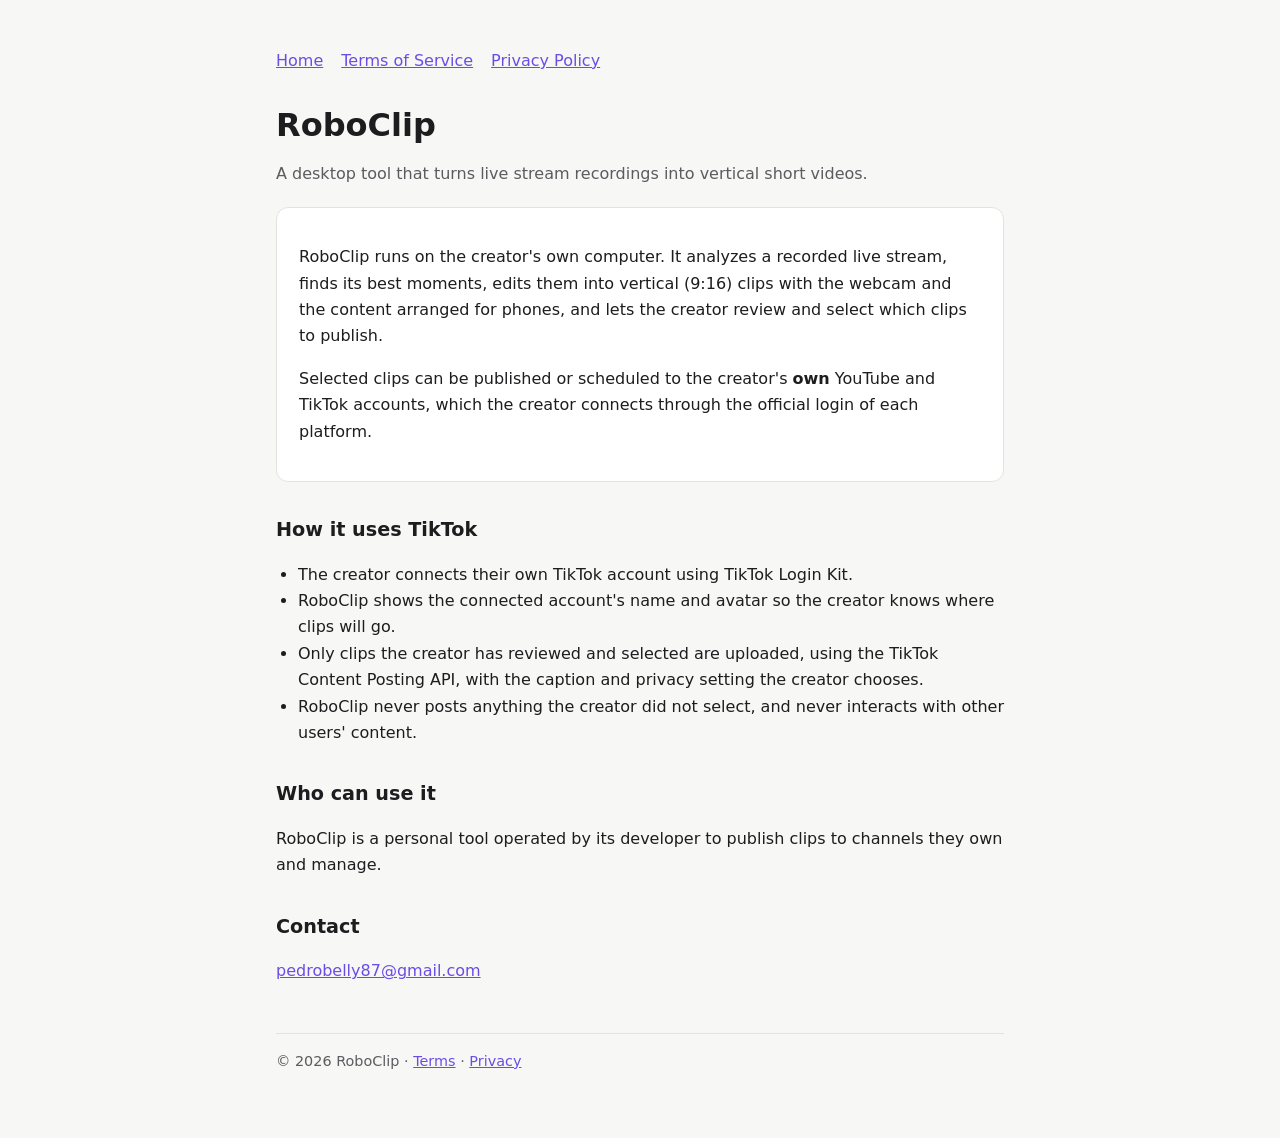
<file: index.html>
<!doctype html>
<html lang="en">
<head>
<meta charset="utf-8">
<meta name="viewport" content="width=device-width, initial-scale=1">
<title>RoboClip</title>
<meta name="description" content="RoboClip turns a creator's own live streams into vertical short videos and publishes them to the creator's own accounts.">
<link rel="stylesheet" href="style.css">
</head>
<body>
<main>
  <header>
    <nav><a href="index.html">Home</a><a href="terms.html">Terms of Service</a><a href="privacy.html">Privacy Policy</a></nav>
  </header>

  <h1>RoboClip</h1>
  <p class="muted">A desktop tool that turns live stream recordings into vertical short videos.</p>

  <div class="card">
    <p>RoboClip runs on the creator's own computer. It analyzes a recorded live stream, finds its best moments,
       edits them into vertical (9:16) clips with the webcam and the content arranged for phones, and lets the
       creator review and select which clips to publish.</p>
    <p>Selected clips can be published or scheduled to the creator's <strong>own</strong> YouTube and TikTok
       accounts, which the creator connects through the official login of each platform.</p>
  </div>

  <h2>How it uses TikTok</h2>
  <ul>
    <li>The creator connects their own TikTok account using TikTok Login Kit.</li>
    <li>RoboClip shows the connected account's name and avatar so the creator knows where clips will go.</li>
    <li>Only clips the creator has reviewed and selected are uploaded, using the TikTok Content Posting API,
        with the caption and privacy setting the creator chooses.</li>
    <li>RoboClip never posts anything the creator did not select, and never interacts with other users' content.</li>
  </ul>

  <h2>Who can use it</h2>
  <p>RoboClip is a personal tool operated by its developer to publish clips to channels they own and manage.</p>

  <h2>Contact</h2>
  <p><a href="mailto:frameporframes@gmail.com">pedrobelly87@gmail.com</a></p>

  <footer>© 2026 RoboClip · <a href="terms.html">Terms</a> · <a href="privacy.html">Privacy</a></footer>
</main>
</body>
</html>
</file>
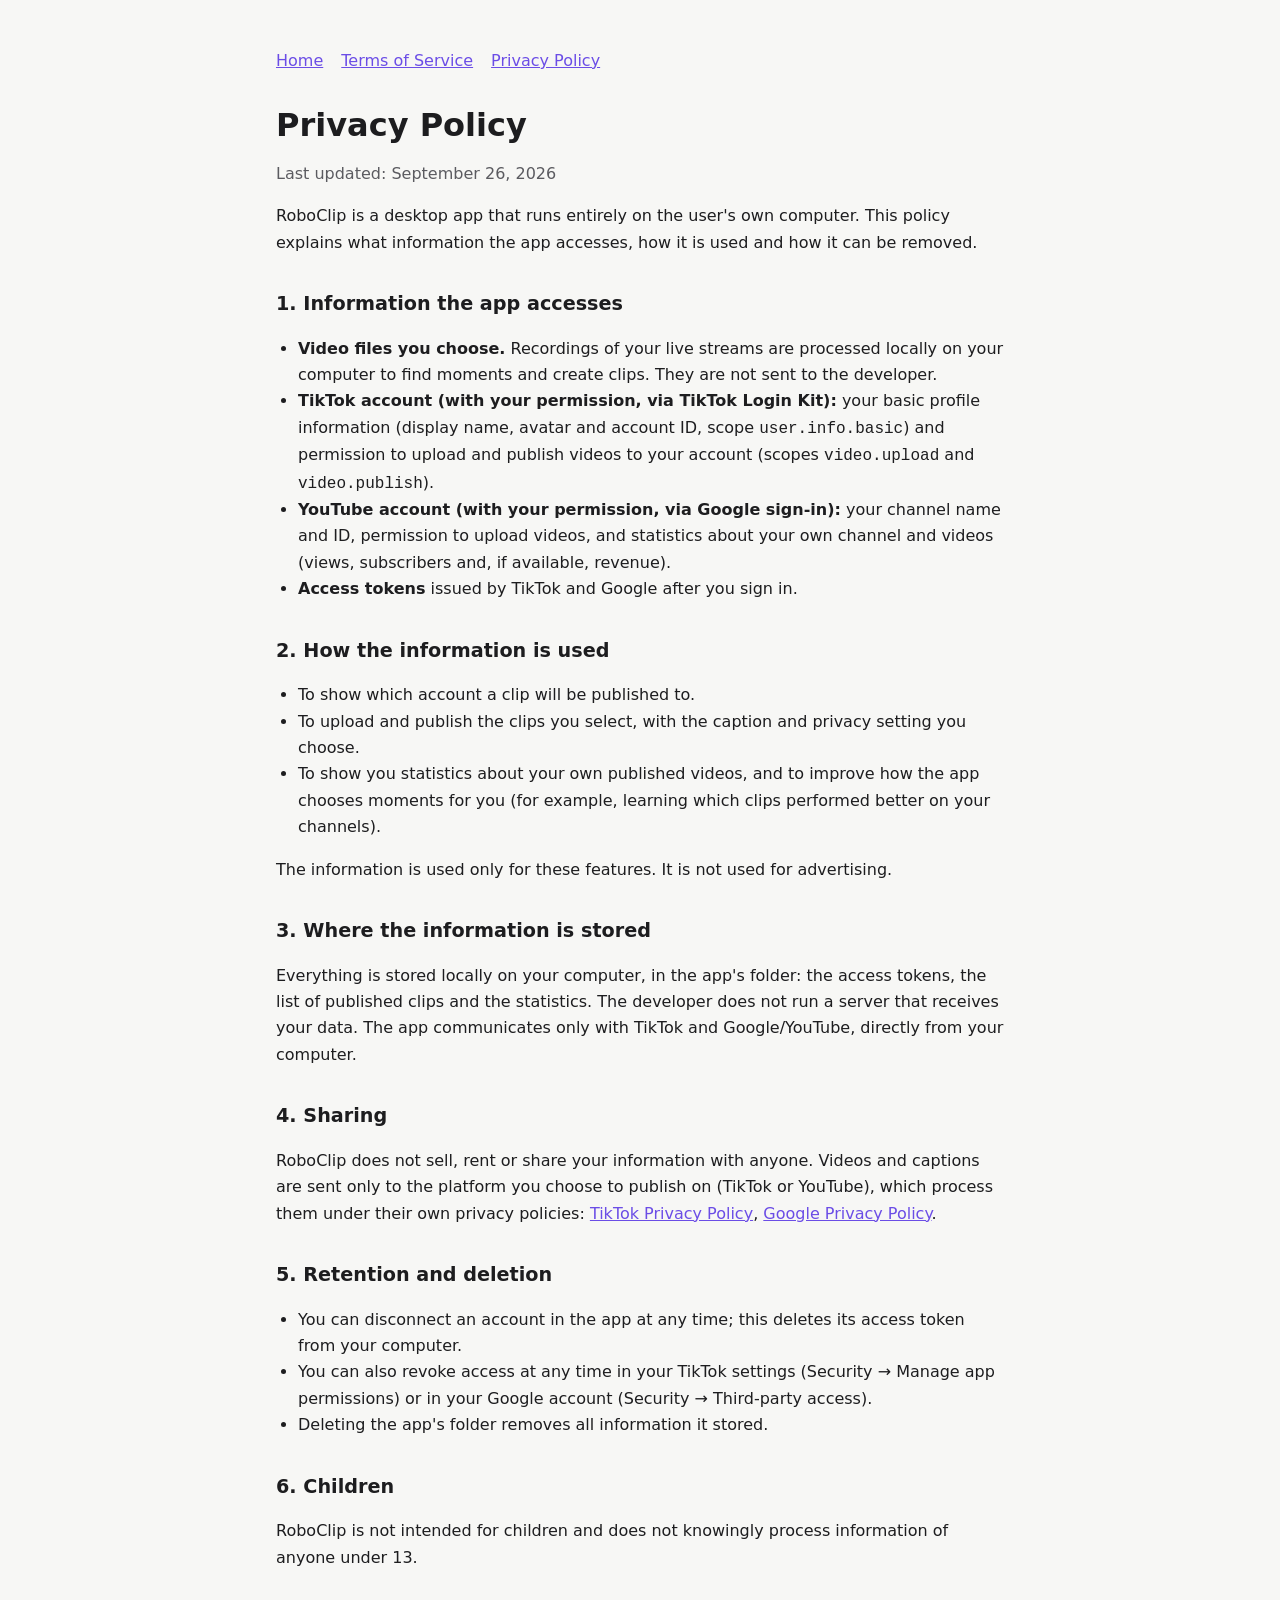
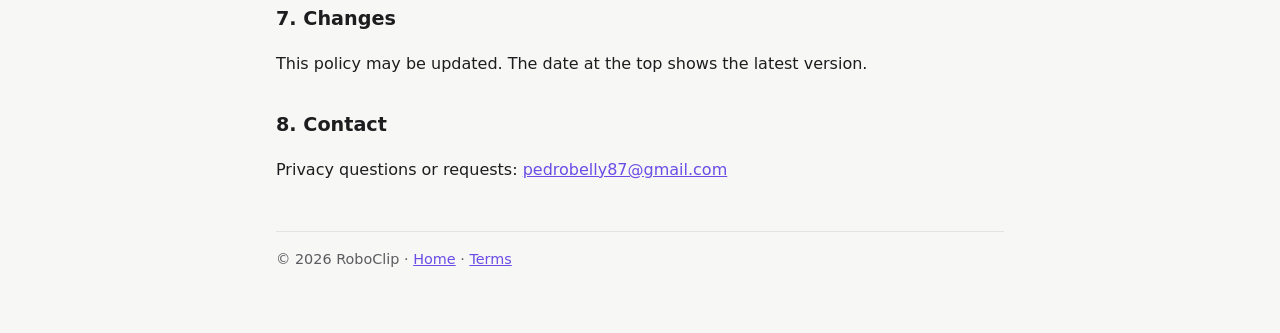
<file: privacy.html>
<!doctype html>
<html lang="en">
<head>
<meta charset="utf-8">
<meta name="viewport" content="width=device-width, initial-scale=1">
<title>RoboClip Privacy Policy</title>
<meta name="description" content="Privacy Policy for RoboClip.">
<link rel="stylesheet" href="style.css">
</head>
<body>
<main>
  <header>
    <nav><a href="index.html">Home</a><a href="terms.html">Terms of Service</a><a href="privacy.html">Privacy Policy</a></nav>
  </header>

  <h1>Privacy Policy</h1>
  <p class="muted">Last updated: September 26, 2026</p>

  <p>RoboClip is a desktop app that runs entirely on the user's own computer. This policy explains what
     information the app accesses, how it is used and how it can be removed.</p>

  <h2>1. Information the app accesses</h2>
  <ul>
    <li><strong>Video files you choose.</strong> Recordings of your live streams are processed locally on your
        computer to find moments and create clips. They are not sent to the developer.</li>
    <li><strong>TikTok account (with your permission, via TikTok Login Kit):</strong> your basic profile
        information (display name, avatar and account ID, scope <code>user.info.basic</code>) and permission to
        upload and publish videos to your account (scopes <code>video.upload</code> and <code>video.publish</code>).</li>
    <li><strong>YouTube account (with your permission, via Google sign-in):</strong> your channel name and ID,
        permission to upload videos, and statistics about your own channel and videos (views, subscribers and,
        if available, revenue).</li>
    <li><strong>Access tokens</strong> issued by TikTok and Google after you sign in.</li>
  </ul>

  <h2>2. How the information is used</h2>
  <ul>
    <li>To show which account a clip will be published to.</li>
    <li>To upload and publish the clips you select, with the caption and privacy setting you choose.</li>
    <li>To show you statistics about your own published videos, and to improve how the app chooses moments
        for you (for example, learning which clips performed better on your channels).</li>
  </ul>
  <p>The information is used only for these features. It is not used for advertising.</p>

  <h2>3. Where the information is stored</h2>
  <p>Everything is stored locally on your computer, in the app's folder: the access tokens, the list of
     published clips and the statistics. The developer does not run a server that receives your data.
     The app communicates only with TikTok and Google/YouTube, directly from your computer.</p>

  <h2>4. Sharing</h2>
  <p>RoboClip does not sell, rent or share your information with anyone. Videos and captions are sent only
     to the platform you choose to publish on (TikTok or YouTube), which process them under their own
     privacy policies:
     <a href="https://www.tiktok.com/legal/privacy-policy">TikTok Privacy Policy</a>,
     <a href="https://policies.google.com/privacy">Google Privacy Policy</a>.</p>

  <h2>5. Retention and deletion</h2>
  <ul>
    <li>You can disconnect an account in the app at any time; this deletes its access token from your computer.</li>
    <li>You can also revoke access at any time in your TikTok settings (Security → Manage app permissions) or in
        your Google account (Security → Third-party access).</li>
    <li>Deleting the app's folder removes all information it stored.</li>
  </ul>

  <h2>6. Children</h2>
  <p>RoboClip is not intended for children and does not knowingly process information of anyone under 13.</p>

  <h2>7. Changes</h2>
  <p>This policy may be updated. The date at the top shows the latest version.</p>

  <h2>8. Contact</h2>
  <p>Privacy questions or requests: <a href="mailto:frameporframes@gmail.com">pedrobelly87@gmail.com</a></p>

  <footer>© 2026 RoboClip · <a href="index.html">Home</a> · <a href="terms.html">Terms</a></footer>
</main>
</body>
</html>
</file>
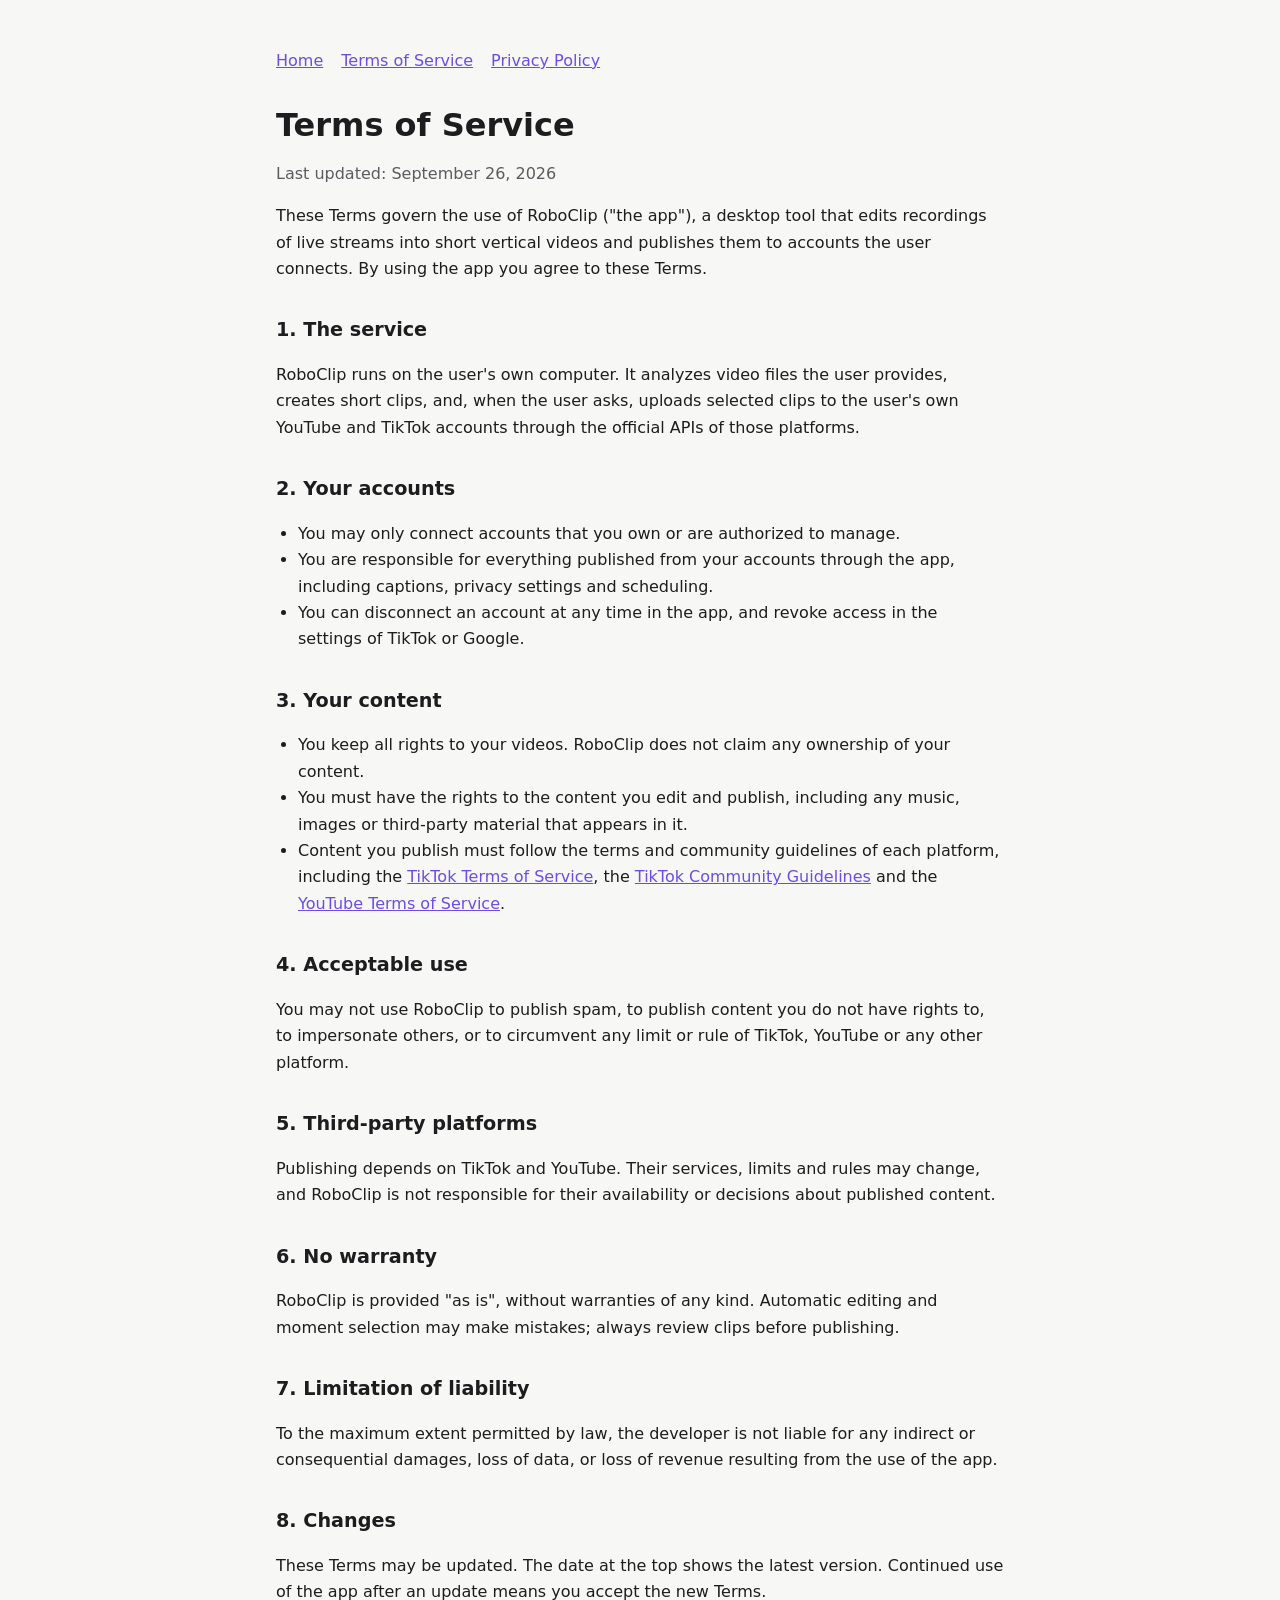
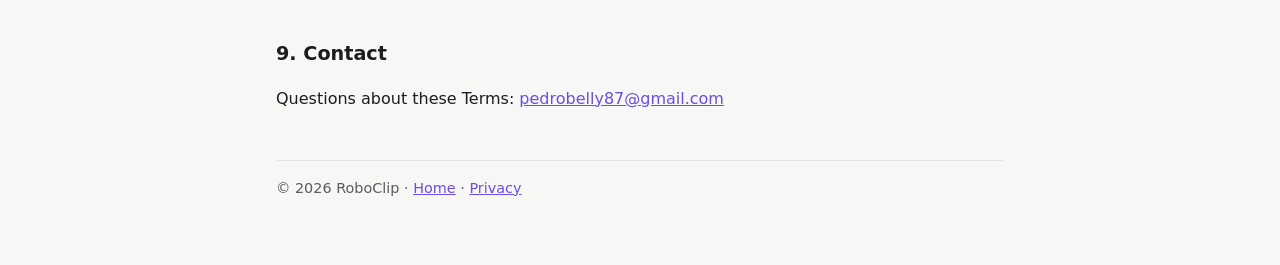
<file: terms.html>
<!doctype html>
<html lang="en">
<head>
<meta charset="utf-8">
<meta name="viewport" content="width=device-width, initial-scale=1">
<title>RoboClip Terms of Service</title>
<meta name="description" content="Terms of Service for RoboClip.">
<link rel="stylesheet" href="style.css">
</head>
<body>
<main>
  <header>
    <nav><a href="index.html">Home</a><a href="terms.html">Terms of Service</a><a href="privacy.html">Privacy Policy</a></nav>
  </header>

  <h1>Terms of Service</h1>
  <p class="muted">Last updated: September 26, 2026</p>

  <p>These Terms govern the use of RoboClip ("the app"), a desktop tool that edits recordings of live streams
     into short vertical videos and publishes them to accounts the user connects. By using the app you agree
     to these Terms.</p>

  <h2>1. The service</h2>
  <p>RoboClip runs on the user's own computer. It analyzes video files the user provides, creates short clips,
     and, when the user asks, uploads selected clips to the user's own YouTube and TikTok accounts through the
     official APIs of those platforms.</p>

  <h2>2. Your accounts</h2>
  <ul>
    <li>You may only connect accounts that you own or are authorized to manage.</li>
    <li>You are responsible for everything published from your accounts through the app, including captions,
        privacy settings and scheduling.</li>
    <li>You can disconnect an account at any time in the app, and revoke access in the settings of TikTok or Google.</li>
  </ul>

  <h2>3. Your content</h2>
  <ul>
    <li>You keep all rights to your videos. RoboClip does not claim any ownership of your content.</li>
    <li>You must have the rights to the content you edit and publish, including any music, images or third-party
        material that appears in it.</li>
    <li>Content you publish must follow the terms and community guidelines of each platform, including the
        <a href="https://www.tiktok.com/legal/terms-of-service">TikTok Terms of Service</a>, the
        <a href="https://www.tiktok.com/community-guidelines">TikTok Community Guidelines</a> and the
        <a href="https://www.youtube.com/t/terms">YouTube Terms of Service</a>.</li>
  </ul>

  <h2>4. Acceptable use</h2>
  <p>You may not use RoboClip to publish spam, to publish content you do not have rights to, to impersonate
     others, or to circumvent any limit or rule of TikTok, YouTube or any other platform.</p>

  <h2>5. Third-party platforms</h2>
  <p>Publishing depends on TikTok and YouTube. Their services, limits and rules may change, and RoboClip is
     not responsible for their availability or decisions about published content.</p>

  <h2>6. No warranty</h2>
  <p>RoboClip is provided "as is", without warranties of any kind. Automatic editing and moment selection may
     make mistakes; always review clips before publishing.</p>

  <h2>7. Limitation of liability</h2>
  <p>To the maximum extent permitted by law, the developer is not liable for any indirect or consequential
     damages, loss of data, or loss of revenue resulting from the use of the app.</p>

  <h2>8. Changes</h2>
  <p>These Terms may be updated. The date at the top shows the latest version. Continued use of the app after
     an update means you accept the new Terms.</p>

  <h2>9. Contact</h2>
  <p>Questions about these Terms: <a href="mailto:frameporframes@gmail.com">pedrobelly87@gmail.com</a></p>

  <footer>© 2026 RoboClip · <a href="index.html">Home</a> · <a href="privacy.html">Privacy</a></footer>
</main>
</body>
</html>
</file>
<file: style.css>
:root { --bg: #f7f7f5; --text: #1d1d1f; --muted: #5b5b60; --accent: #6b4de6; --card: #ffffff; --line: #e3e3e0; }
@media (prefers-color-scheme: dark) {
  :root { --bg: #131316; --text: #ececf0; --muted: #a3a3ad; --accent: #a996ff; --card: #1c1c21; --line: #2d2d35; }
}
* { box-sizing: border-box; }
body { margin: 0; background: var(--bg); color: var(--text);
       font: 16px/1.65 system-ui, -apple-system, "Segoe UI", Roboto, sans-serif; }
main { max-width: 760px; margin: 0 auto; padding: 48px 16px 64px; }
header { margin-bottom: 32px; }
nav a { margin-right: 18px; }
a { color: var(--accent); }
h1 { font-size: 2rem; line-height: 1.2; margin: 0 0 8px; }
h2 { font-size: 1.2rem; margin: 32px 0 8px; }
.muted { color: var(--muted); }
.card { background: var(--card); border: 1px solid var(--line); border-radius: 12px; padding: 20px 22px; margin: 20px 0; }
ul { padding-left: 22px; }
footer { margin-top: 48px; padding-top: 16px; border-top: 1px solid var(--line); color: var(--muted); font-size: .9rem; }
</file>
